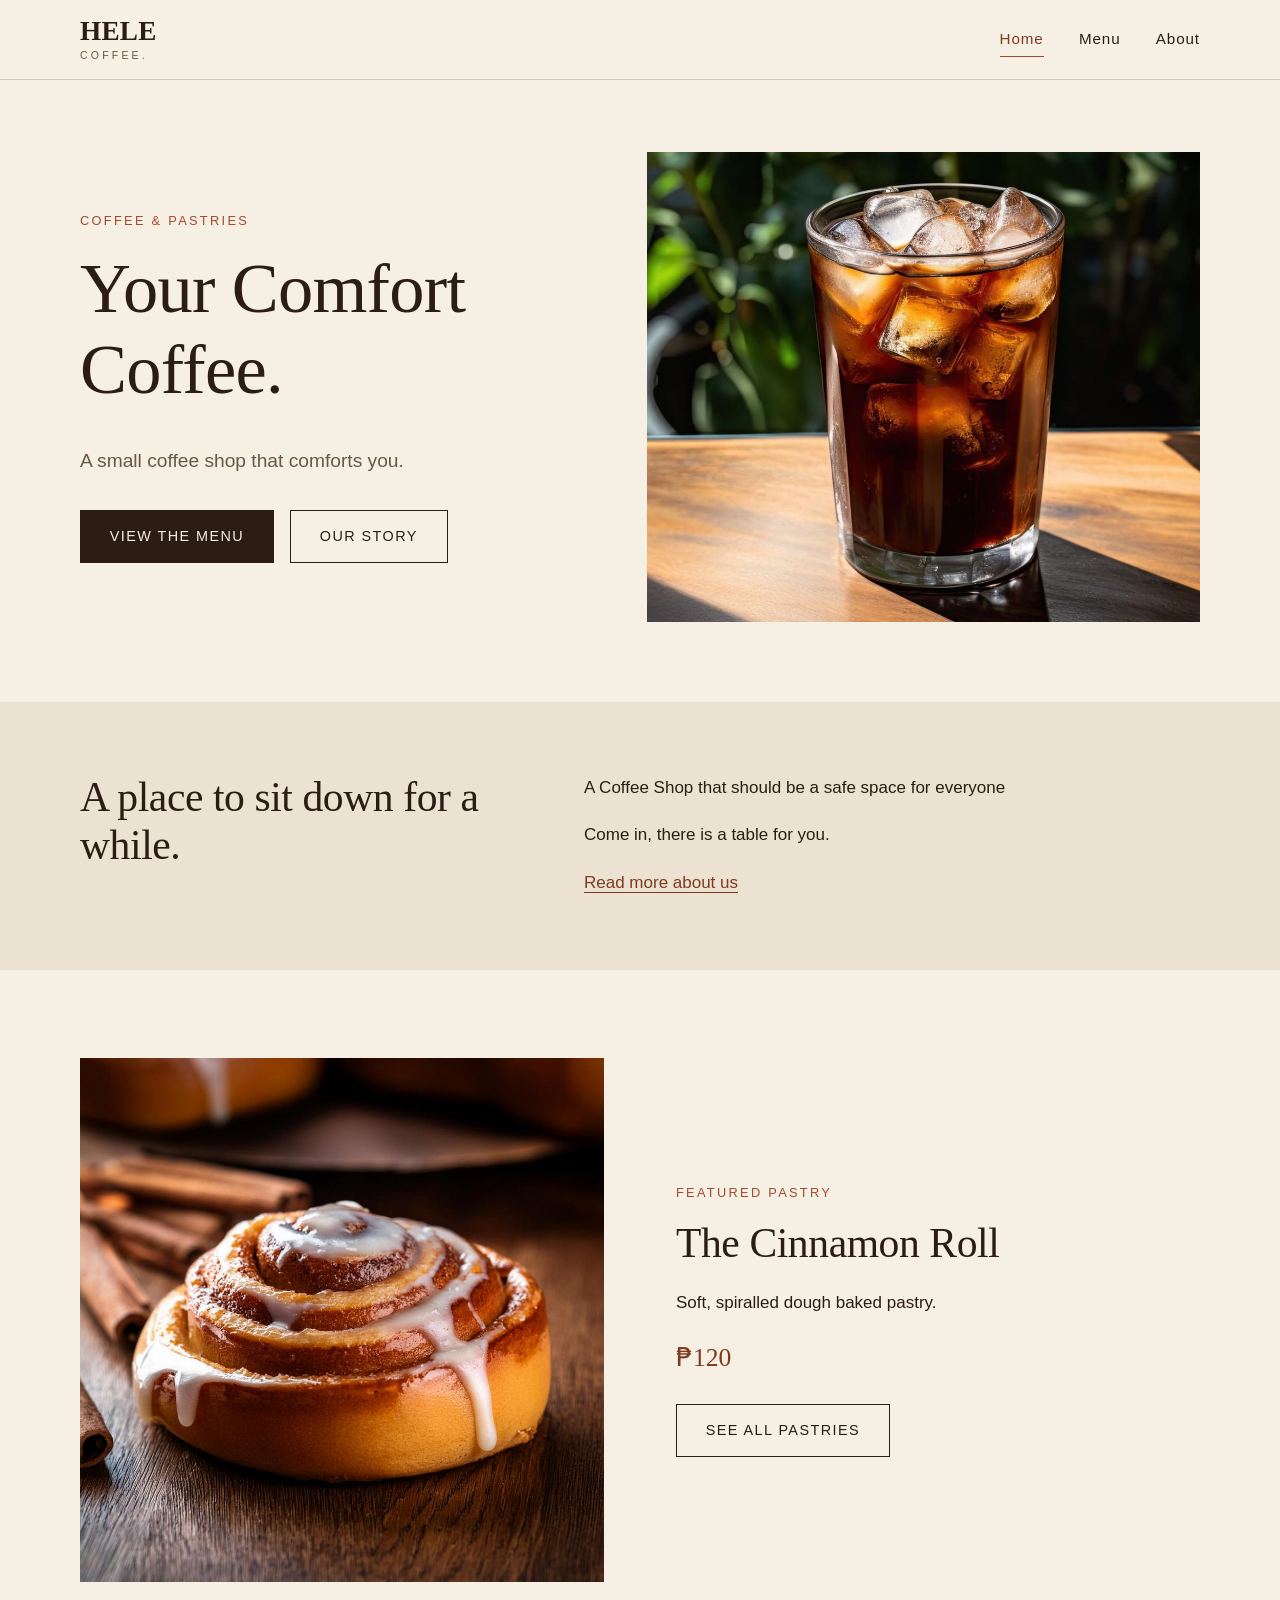
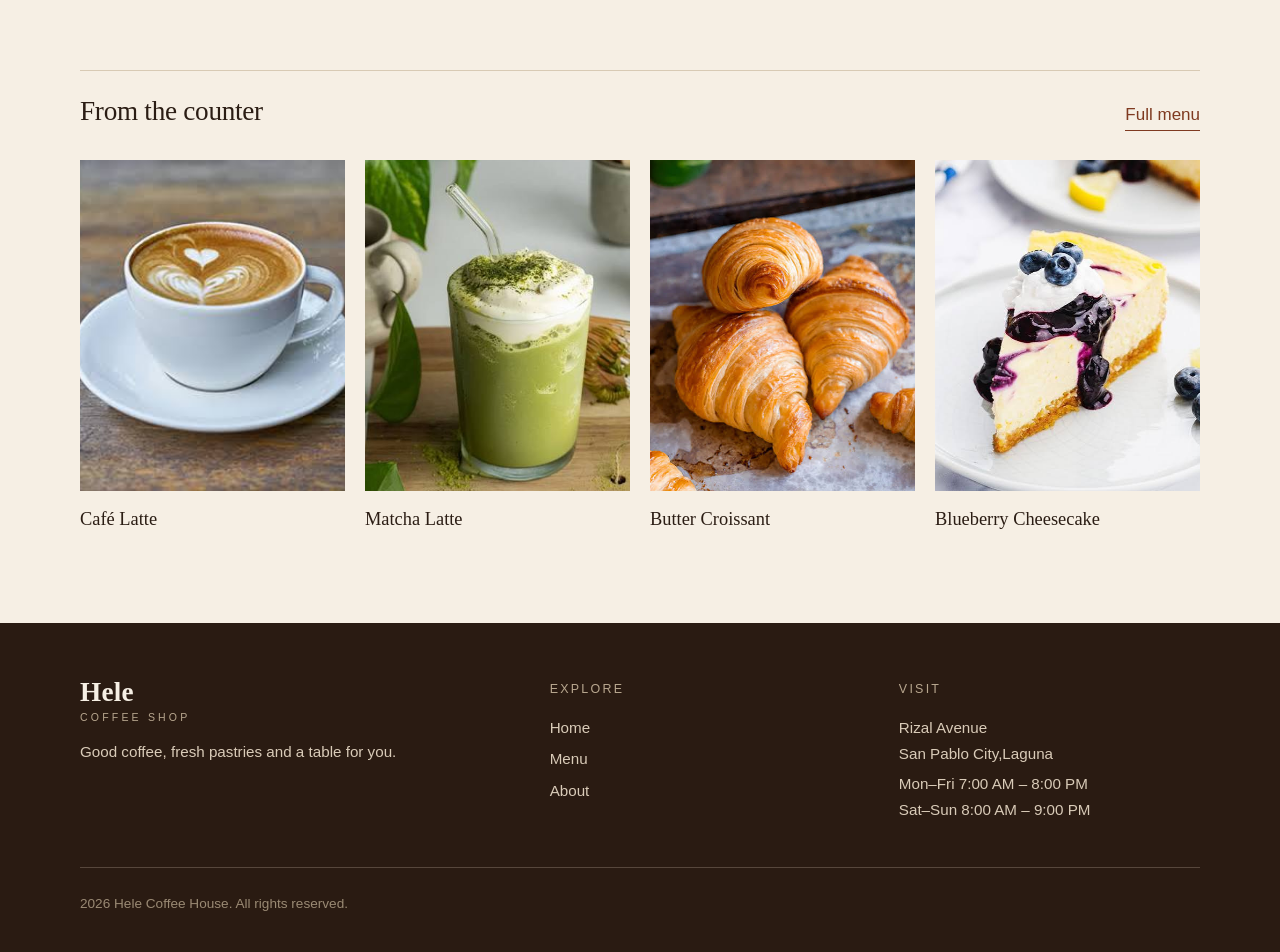
<file: index.html>
<!DOCTYPE html>
<html lang="en">
<head>
  <meta charset="UTF-8">
  <meta name="viewport" content="width=device-width, initial-scale=1">
  <title>Hele Coffee — Home</title>
  <meta name="description" content="Hele Coffee is a small neighborhood coffee shop serving espresso drinks, cold brew and fresh pastries.">
  <link rel="stylesheet" href="css/style.css">
</head>
<body>

  <header class="site-header">
    <div class="wrap">
      <a class="logo" href="index.html">HELE<span>Coffee.</span></a>
      <nav class="nav" aria-label="Main">
        <a href="index.html" aria-current="page">Home</a>
        <a href="menu.html">Menu</a>
        <a href="about.html">About</a>
      </nav>
    </div>
  </header>

  <main>
    <section class="hero">
      <div class="wrap">
        <div>
          <p class="eyebrow">Coffee & pastries</p>
          <h1>Your Comfort Coffee.</h1>
          <p class="lede">A small coffee shop that comforts you.</p>
          <div class="hero-actions">
            <a class="btn" href="menu.html">View the menu</a>
            <a class="btn ghost" href="about.html">Our story</a>
          </div>
        </div>
        <div class="hero-photo">
          <img src="images/cold-brew.jpg" alt="Iced Americano">
        </div>
      </div>
    </section>

    <section class="intro">
      <div class="wrap">
        <h2>A place to sit down for a while.</h2>
        <div>
          <p>A Coffee Shop that should be a safe space for everyone</p>
          <p>Come in, there is a table for you.</p>
          <p><a class="text-link" href="about.html">Read more about us</a></p>
        </div>
      </div>
    </section>

    <section class="featured">
      <div class="wrap">
        <div class="featured-photo">
          <img src="images/cinnamon-roll.jpg" alt="Cinnamon Roll">
        </div>
        <div>
          <p class="eyebrow">Featured pastry</p>
          <h2>The Cinnamon Roll</h2>
          <p>Soft, spiralled dough baked pastry.</p>
          <p class="price-line">₱120</p>
          <a class="btn ghost" href="menu.html#pastry">See all pastries</a>
        </div>
      </div>
    </section>

    <section class="strip">
      <div class="wrap">
        <div class="strip-head">
          <h2>From the counter</h2>
          <a class="text-link" href="menu.html">Full menu</a>
        </div>
        <div class="strip-grid">
          <a class="strip-item" href="menu.html#coffee">
            <div class="frame"><img src="images/cafe-latte.jpg"></div>
            <span>Café Latte</span>
          </a>
          <a class="strip-item" href="menu.html#coffee">
            <div class="frame"><img src="images/matcha-latte.jpg"></div>
            <span>Matcha Latte</span>
          </a>
          <a class="strip-item" href="menu.html#pastry">
            <div class="frame"><img src="images/croissants.jpg"></div>
            <span>Butter Croissant</span>
          </a>
          <a class="strip-item" href="menu.html#pastry">
            <div class="frame"><img src="images/cheesecake.jpg"></div>
            <span>Blueberry Cheesecake</span>
          </a>
        </div>
      </div>
    </section>
  </main>

  <footer class="site-footer">
    <div class="wrap">
      <div class="footer-grid">
        <div>
          <a class="logo" href="index.html">Hele<span>Coffee Shop</span></a>
          <p>Good coffee, fresh pastries and a table for you.</p>
        </div>
        <div>
          <h4>Explore</h4>
          <ul>
            <li><a href="index.html">Home</a></li>
            <li><a href="menu.html">Menu</a></li>
            <li><a href="about.html">About</a></li>
          </ul>
        </div>
        <div>
          <h4>Visit</h4>
          <p>Rizal Avenue <br>San Pablo City,Laguna</p>
          <p>Mon–Fri 7:00 AM – 8:00 PM<br>Sat–Sun 8:00 AM – 9:00 PM</p>
        </div>
      </div>
      <p class="copyright">2026 Hele Coffee House. All rights reserved.</p>
    </div>
  </footer>

</body>
</html>
</file>
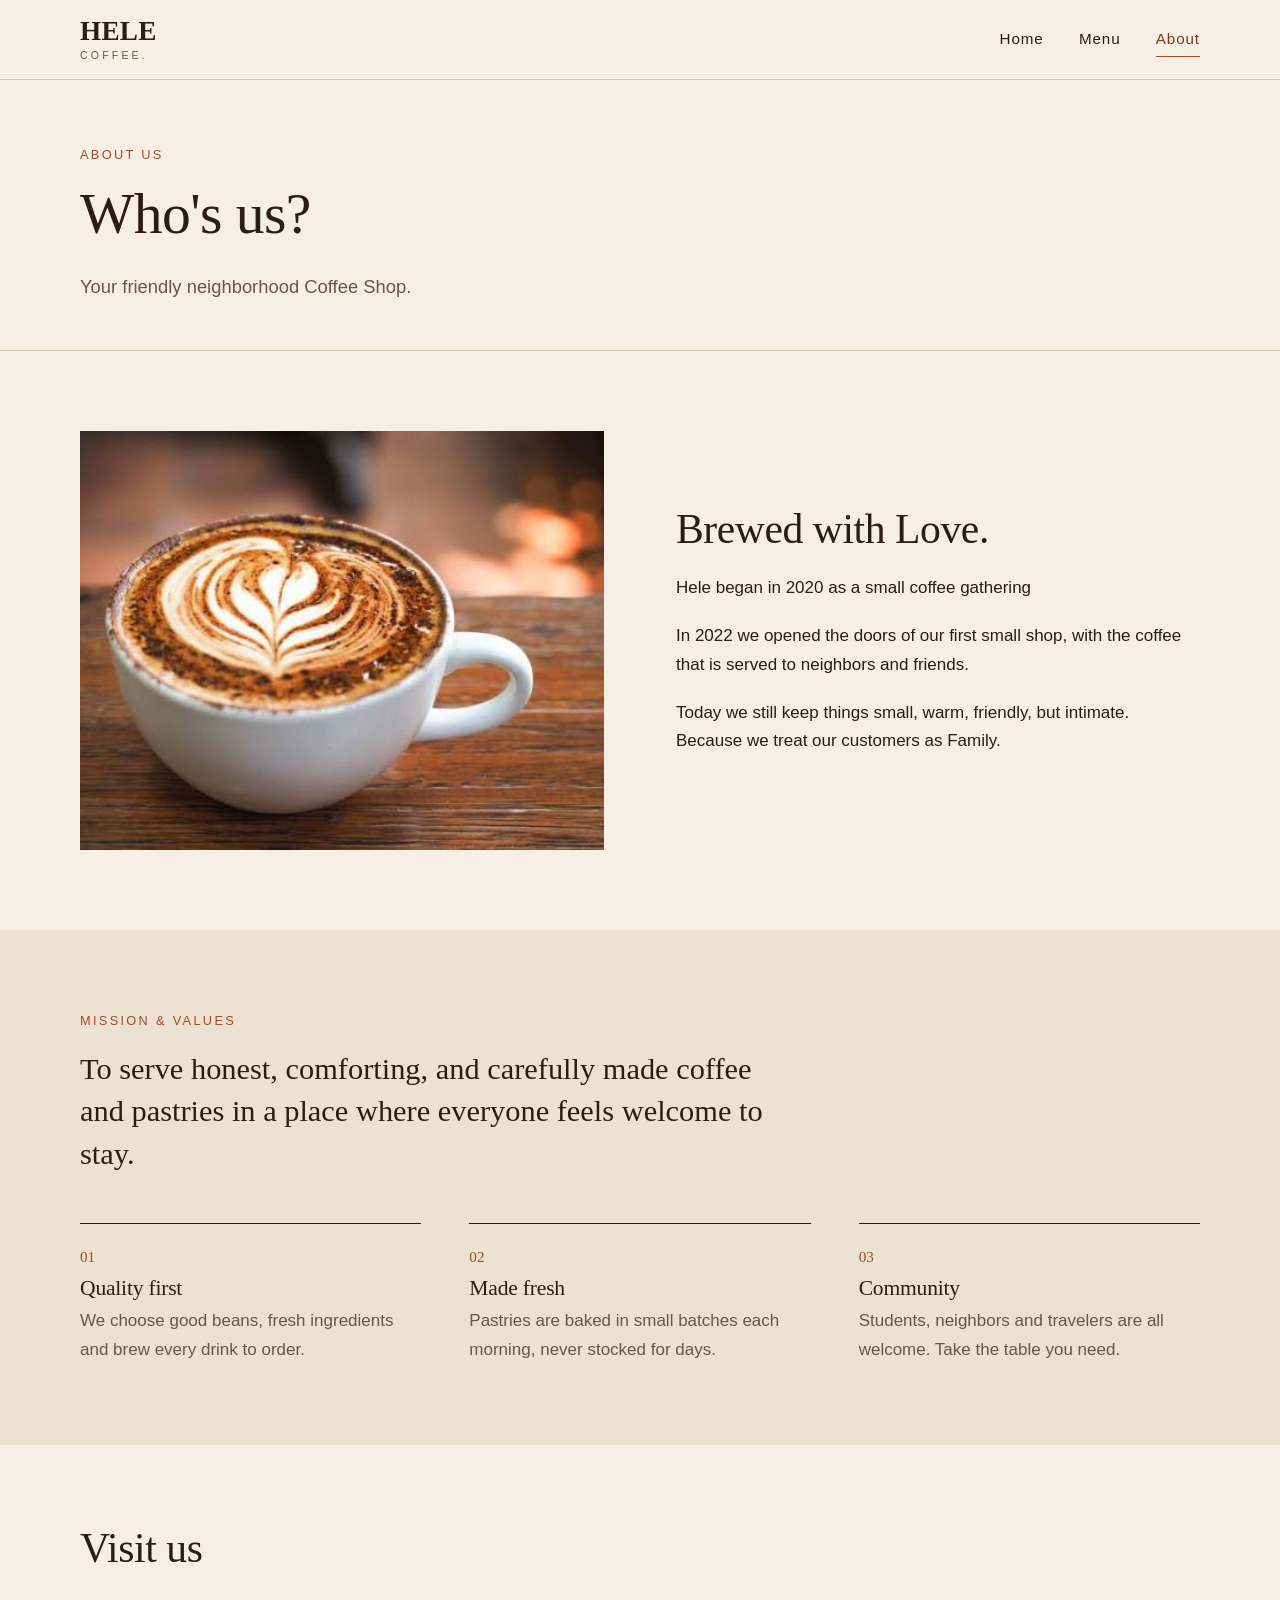
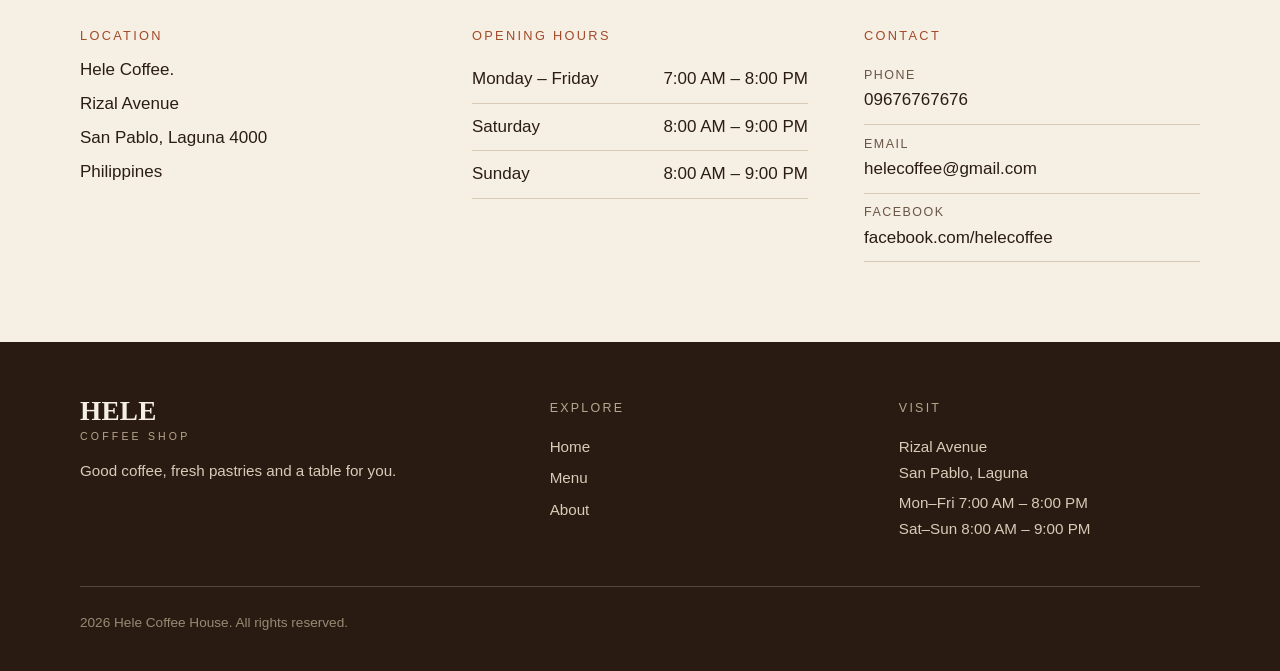
<file: about.html>
<!DOCTYPE html>
<html lang="en">
<head>
  <meta charset="UTF-8">
  <meta name="viewport" content="width=device-width, initial-scale=1">
  <title>About — Hele Coffee</title>
  <meta name="description" content="All about Hele Coffee.">
  <link rel="stylesheet" href="css/style.css">
</head>
<body>

  <header class="site-header">
    <div class="wrap">
      <a class="logo" href="index.html">HELE<span>Coffee.</span></a>
      <nav class="nav" aria-label="Main">
        <a href="index.html">Home</a>
        <a href="menu.html">Menu</a>
        <a href="about.html" aria-current="page">About</a>
      </nav>
    </div>
  </header>

  <main>
    <section class="page-head">
      <div class="wrap">
        <p class="eyebrow">About us</p>
        <h1>Who's us?</h1>
        <p>Your friendly neighborhood Coffee Shop.</p>
      </div>
    </section>

    <section class="about-story">
      <div class="wrap">
        <div class="about-photo">
          <img src="images/mocha.jpg" alt="~ Mocha Latte Art">
        </div>
        <div>
          <h2>Brewed with Love.</h2>
          <p>Hele began in 2020 as a small coffee gathering</p>
          <p>In 2022 we opened the doors of our first small shop, with the coffee that is served to neighbors and friends.</p>
          <p>Today we still keep things small, warm, friendly, but intimate. Because we treat our customers as Family.</p>
        </div>
      </div>
    </section>

    <section class="values">
      <div class="wrap">
        <p class="eyebrow">Mission & values</p>
        <p class="mission">To serve honest, comforting, and carefully made coffee and pastries in a place where everyone feels welcome to stay.</p>
        <ul class="value-list">
          <li>
            <span class="num">01</span>
            <h3>Quality first</h3>
            <p>We choose good beans, fresh ingredients and brew every drink to order.</p>
          </li>
          <li>
            <span class="num">02</span>
            <h3>Made fresh</h3>
            <p>Pastries are baked in small batches each morning, never stocked for days.</p>
          </li>
          <li>
            <span class="num">03</span>
            <h3>Community</h3>
            <p>Students, neighbors and travelers are all welcome. Take the table you need.</p>
          </li>
        </ul>
      </div>
    </section>

    <section class="visit" id="visit">
      <div class="wrap">
        <h2>Visit us</h2>
        <div>
          <h3>Location</h3>
          <address>
            <p>Hele Coffee.</p>
            <p>Rizal Avenue</p>
            <p>San Pablo, Laguna 4000</p>
            <p>Philippines</p>
          </address>
        </div>
        <div>
          <h3>Opening hours</h3>
          <table class="hours">
            <tbody>
              <tr><th scope="row">Monday – Friday</th><td>7:00 AM – 8:00 PM</td></tr>
              <tr><th scope="row">Saturday</th><td>8:00 AM – 9:00 PM</td></tr>
              <tr><th scope="row">Sunday</th><td>8:00 AM – 9:00 PM</td></tr>
            </tbody>
          </table>
        </div>
        <div>
          <h3>Contact</h3>
          <ul class="contact-list">
            <li><small>Phone</small>09676767676</a></li>
            <li><small>Email</small>helecoffee@gmail.com</a></li>
            <li><small>Facebook</small>facebook.com/helecoffee</li>
          </ul>
        </div>
      </div>
    </section>
  </main>

  <footer class="site-footer">
    <div class="wrap">
      <div class="footer-grid">
        <div>
          <a class="logo" href="index.html">HELE<span>Coffee Shop</span></a>
          <p>Good coffee, fresh pastries and a table for you.</p>
        </div>
        <div>
          <h4>Explore</h4>
          <ul>
            <li><a href="index.html">Home</a></li>
            <li><a href="menu.html">Menu</a></li>
            <li><a href="about.html">About</a></li>
          </ul>
        </div>
        <div>
          <h4>Visit</h4>
          <p>Rizal Avenue<br>San Pablo, Laguna</p>
          <p>Mon–Fri 7:00 AM – 8:00 PM<br>Sat–Sun 8:00 AM – 9:00 PM</p>
        </div>
      </div>
      <p class="copyright">2026 Hele Coffee House. All rights reserved.</p>
    </div>
  </footer>

</body>
</html>
</file>
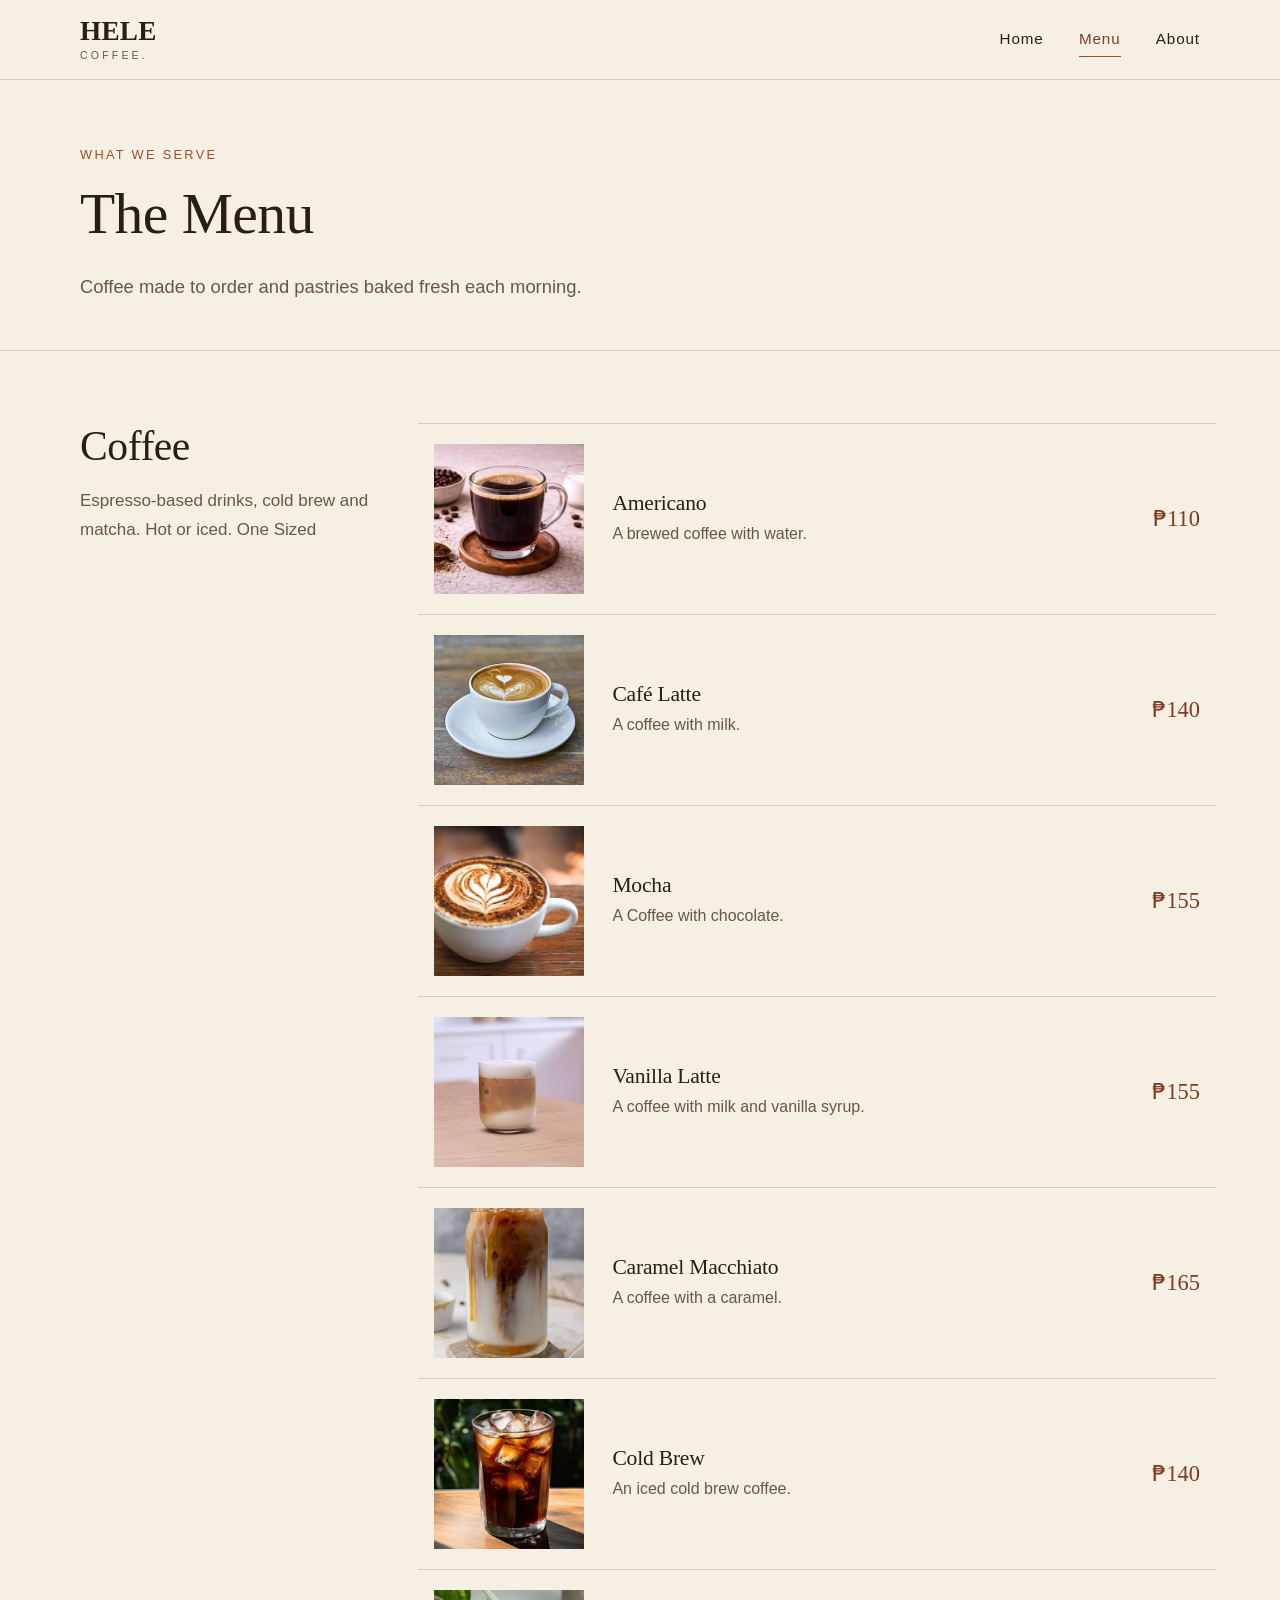
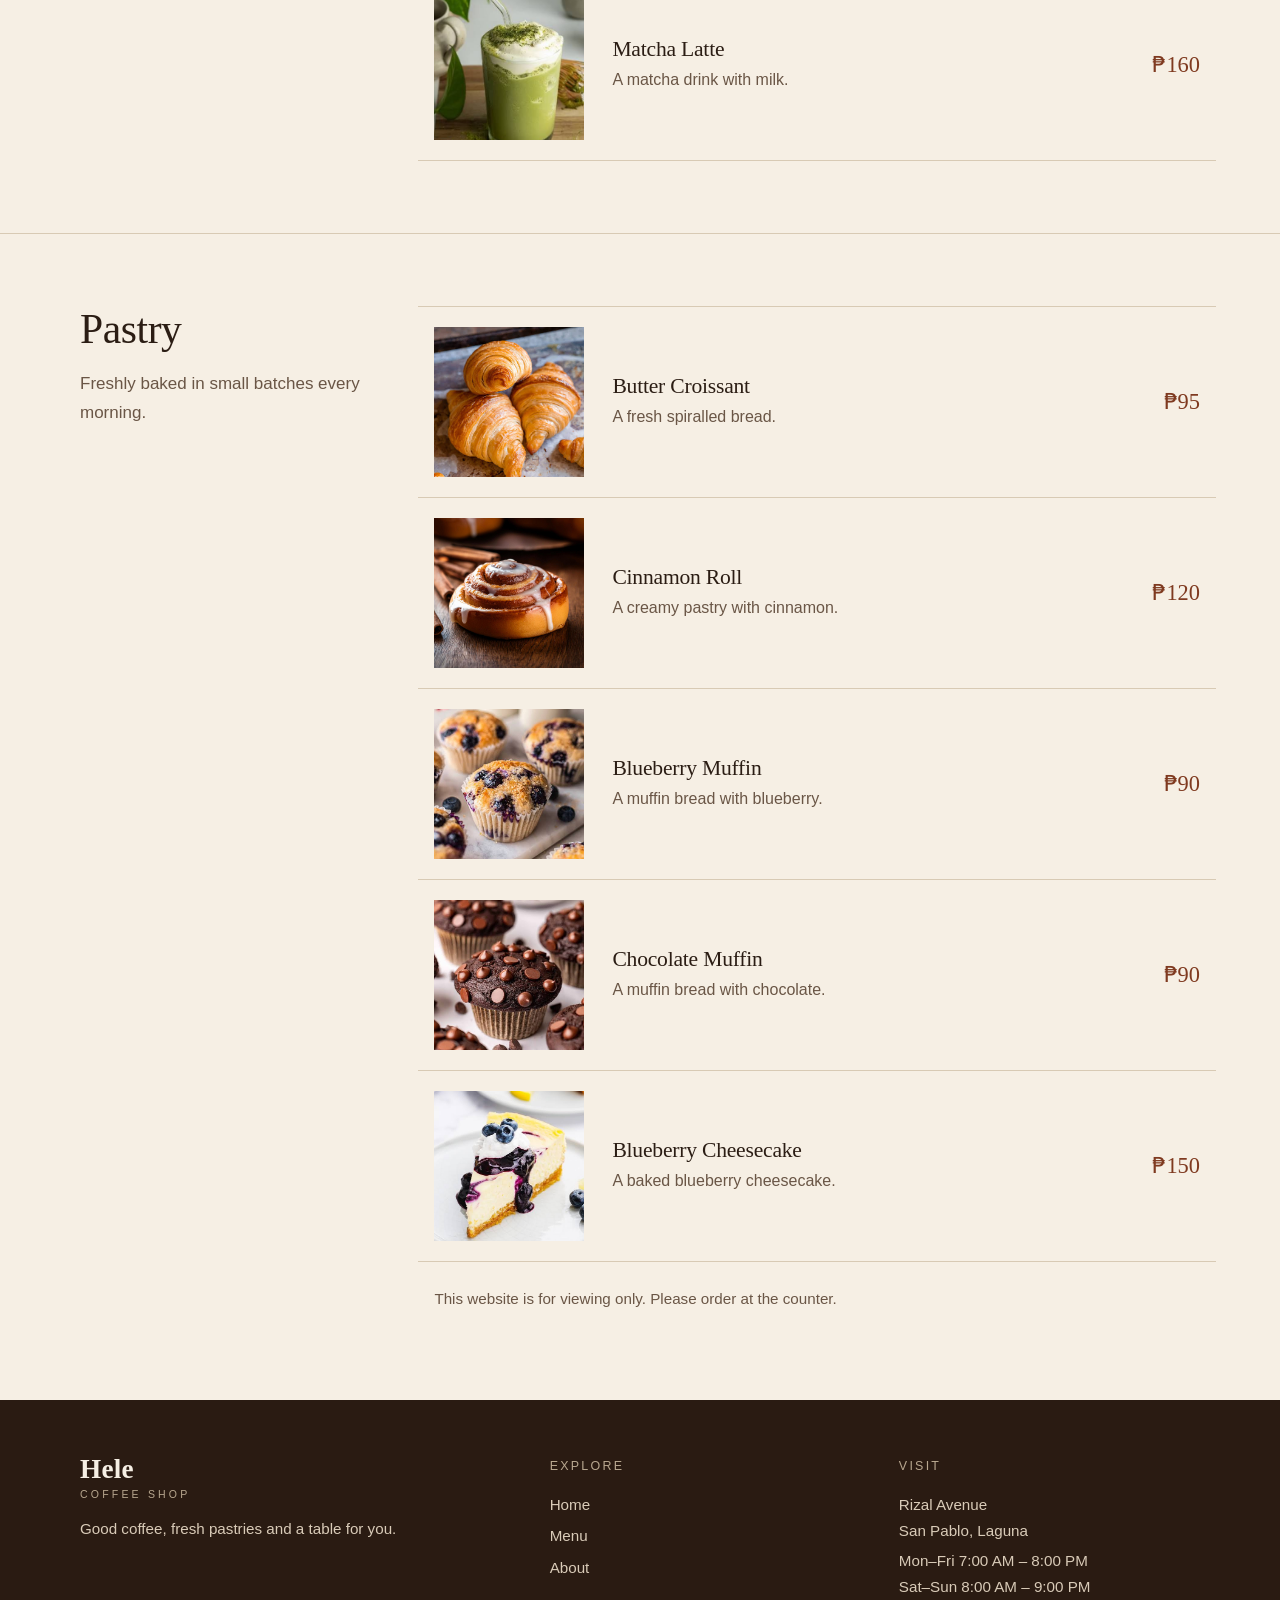
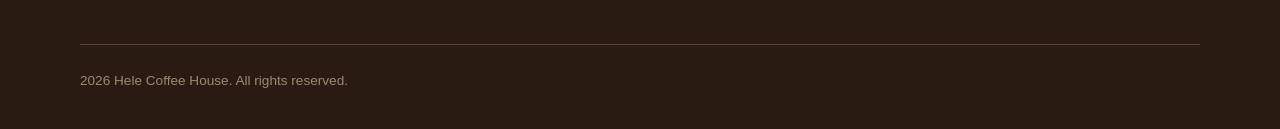
<file: menu.html>
<!DOCTYPE html>
<html lang="en">
<head>
  <meta charset="UTF-8">
  <meta name="viewport" content="width=device-width, initial-scale=1">
  <title>Menu — Hele Coffee</title>
  <meta name="description" content="The Hele Coffee menu: espresso drinks, iced coffee, matcha and fresh pastries.">
  <link rel="stylesheet" href="css/style.css">
</head>
<body>

  <header class="site-header">
    <div class="wrap">
      <a class="logo" href="index.html">HELE<span>Coffee.</span></a>
      <nav class="nav" aria-label="Main">
        <a href="index.html">Home</a>
        <a href="menu.html" aria-current="page">Menu</a>
        <a href="about.html">About</a>
      </nav>
    </div>
  </header>

  <main>
    <section class="page-head">
      <div class="wrap">
        <p class="eyebrow">What we serve</p>
        <h1>The Menu</h1>
        <p>Coffee made to order and pastries baked fresh each morning.</p>
      </div>
    </section>

    <section class="menu-section" id="coffee">
      <div class="wrap">
        <div class="menu-intro">
          <h2>Coffee</h2>
          <p>Espresso-based drinks, cold brew and matcha. Hot or iced. One Sized</p>
        </div>
        <div>
          <ul class="menu-list">
            <li class="menu-item">
              <div class="thumb"><img src="images/americano.jpg"></div>
              <div>
                <h3>Americano</h3>
                <p>A brewed coffee with water.</p>
              </div>
              <span class="price">₱110</span>
            </li>
            <li class="menu-item">
              <div class="thumb"><img src="images/cafe-latte.jpg" ></div>
              <div>
                <h3>Café Latte</h3>
                <p>A coffee with milk.</p>
              </div>
              <span class="price">₱140</span>
            </li>
            <li class="menu-item">
              <div class="thumb"><img src="images/mocha.jpg" ></div>
              <div>
                <h3>Mocha</h3>
                <p>A Coffee with chocolate.</p>
              </div>
              <span class="price">₱155</span>
            </li>
            <li class="menu-item">
              <div class="thumb"><img src="images/vanilla-latte.jpg" ></div>
              <div>
                <h3>Vanilla Latte</h3>
                <p>A coffee with milk and vanilla syrup.</p>
              </div>
              <span class="price">₱155</span>
            </li>
            <li class="menu-item">
              <div class="thumb"><img src="images/caramel-macchiato.jpg" ></div>
              <div>
                <h3>Caramel Macchiato</h3>
                <p>A coffee with a caramel.</p>
              </div>
              <span class="price">₱165</span>
            </li>
            <li class="menu-item">
              <div class="thumb"><img src="images/cold-brew.jpg" ></div>
              <div>
                <h3>Cold Brew</h3>
                <p>An iced cold brew coffee.</p>
              </div>
              <span class="price">₱140</span>
            </li>
            <li class="menu-item">
              <div class="thumb"><img src="images/matcha-latte.jpg" ></div>
              <div>
                <h3>Matcha Latte</h3>
                <p>A matcha drink with milk.</p>
              </div>
              <span class="price">₱160</span>
            </li>
          </ul>
        </div>
      </div>
    </section>

    <section class="menu-section" id="pastry">
      <div class="wrap">
        <div class="menu-intro">
          <h2>Pastry</h2>
          <p>Freshly baked in small batches every morning.</p>
        </div>
        <div>
          <ul class="menu-list">
            <li class="menu-item">
              <div class="thumb"><img src="images/croissants.jpg" ></div>
              <div>
                <h3>Butter Croissant</h3>
                <p>A fresh spiralled bread.</p>
              </div>
              <span class="price">₱95</span>
            </li>
            <li class="menu-item">
              <div class="thumb"><img src="images/cinnamon-roll.jpg" ></div>
              <div>
                <h3>Cinnamon Roll</h3>
                <p>A creamy pastry with cinnamon.</p>
              </div>
              <span class="price">₱120</span>
            </li>
            <li class="menu-item">
              <div class="thumb"><img src="images/blueberry-muffin.jpg" ></div>
              <div>
                <h3>Blueberry Muffin</h3>
                <p>A muffin bread with blueberry.</p>
              </div>
              <span class="price">₱90</span>
            </li>
            <li class="menu-item">
              <div class="thumb"><img src="images/chocolate-muffin.jpg" ></div>
              <div>
                <h3>Chocolate Muffin</h3>
                <p>A muffin bread with chocolate.</p>
              </div>
              <span class="price">₱90</span>
            </li>
            <li class="menu-item">
              <div class="thumb"><img src="images/cheesecake.jpg"></div>
              <div>
                <h3>Blueberry Cheesecake</h3>
                <p>A baked blueberry cheesecake.</p>
              </div>
              <span class="price">₱150</span>
            </li>
          </ul>
          <p class="menu-note">This website is for viewing only. Please order at the counter.</p>
        </div>
      </div>
    </section>
  </main>

  <footer class="site-footer">
    <div class="wrap">
      <div class="footer-grid">
        <div>
          <a class="logo" href="index.html">Hele<span>Coffee Shop</span></a>
          <p>Good coffee, fresh pastries and a table for you.</p>
        </div>
        <div>
          <h4>Explore</h4>
          <ul>
            <li><a href="index.html">Home</a></li>
            <li><a href="menu.html">Menu</a></li>
            <li><a href="about.html">About</a></li>
          </ul>
        </div>
        <div>
          <h4>Visit</h4>
          <p>Rizal Avenue<br>San Pablo, Laguna</p>
          <p>Mon–Fri 7:00 AM – 8:00 PM<br>Sat–Sun 8:00 AM – 9:00 PM</p>
        </div>
      </div>
      <p class="copyright">2026 Hele Coffee House. All rights reserved.</p>
    </div>
  </footer>

</body>
</html>
</file>
<file: css/style.css>
:root {
  --paper: #f6efe4;
  --paper-deep: #ece2d1;
  --ink: #2b1d14;
  --ink-soft: #6a5646;
  --espresso: #2a1b12;
  --accent: #a24b2a;
  --accent-dark: #7f3a20;
  --line: #d8cab4;
  --serif: "Newsreader", Georgia, "Times New Roman", serif;
  --sans: "Karla", "Helvetica Neue", Arial, sans-serif;
  --wrap: 1120px;
}



html { scroll-behavior: smooth; }

body {
  margin: 0;
  background: var(--paper);
  color: var(--ink);
  font-family: var(--sans);
  font-size: 1.0625rem;
  line-height: 1.7;
  -webkit-font-smoothing: antialiased;
}

img { display: block; max-width: 100%; }

a { color: inherit; }

h1, h2, h3 {
  font-family: var(--serif);
  font-weight: 500;
  line-height: 1.15;
  margin: 0 0 0.5em;
  letter-spacing: -0.01em;
}

h1 { font-size: clamp(2.6rem, 6vw, 4.4rem); }
h2 { font-size: clamp(1.9rem, 3.4vw, 2.6rem); }
h3 { font-size: 1.35rem; }

p { margin: 0 0 1.1em; }

.wrap {
  width: min(var(--wrap), 100% - 3rem);
  margin-inline: auto;
}

.eyebrow {
  font-size: 0.8rem;
  letter-spacing: 0.18em;
  text-transform: uppercase;
  color: var(--accent);
  margin: 0 0 1rem;
}



.site-header {
  border-bottom: 1px solid var(--line);
  background: var(--paper);
  position: sticky;
  top: 0;
  z-index: 10;
}

.site-header .wrap {
  display: flex;
  align-items: center;
  justify-content: space-between;
  padding-block: 1.1rem;
  gap: 1.5rem;
}

.logo {
  font-family: var(--serif);
  font-size: 1.7rem;
  font-weight: 600;
  letter-spacing: 0.01em;
  text-decoration: none;
  line-height: 1;
}

.logo span {
  display: block;
  font-family: var(--sans);
  font-size: 0.66rem;
  font-weight: 400;
  letter-spacing: 0.3em;
  text-transform: uppercase;
  color: var(--ink-soft);
  margin-top: 0.35rem;
}

.nav { display: flex; gap: 2.2rem; }

.nav a {
  text-decoration: none;
  font-size: 0.95rem;
  letter-spacing: 0.06em;
  padding: 0.3rem 0;
  background: linear-gradient(var(--accent), var(--accent)) left bottom / 0 1px no-repeat;
  transition: background-size 0.3s ease, color 0.2s ease;
}

.nav a:hover,
.nav a:focus-visible { background-size: 100% 1px; color: var(--accent-dark); }

.nav a[aria-current="page"] { background-size: 100% 1px; color: var(--accent-dark); }




.btn {
  display: inline-block;
  padding: 0.85rem 1.8rem;
  border: 1px solid var(--ink);
  background: var(--ink);
  color: var(--paper);
  text-decoration: none;
  font-size: 0.9rem;
  letter-spacing: 0.1em;
  text-transform: uppercase;
  transition: background 0.25s ease, color 0.25s ease, border-color 0.25s ease;
}

.btn:hover,
.btn:focus-visible { background: transparent; color: var(--ink); }

.btn.ghost { background: transparent; color: var(--ink); }
.btn.ghost:hover,
.btn.ghost:focus-visible { background: var(--ink); color: var(--paper); }

.text-link {
  color: var(--accent-dark);
  text-decoration: none;
  border-bottom: 1px solid currentColor;
  transition: color 0.2s ease;
}
.text-link:hover { color: var(--ink); }





.hero { padding-block: 4.5rem 5rem; }

.hero .wrap {
  display: grid;
  grid-template-columns: 1fr 1.1fr;
  gap: 4rem;
  align-items: center;
}

.hero .lede {
  font-size: 1.2rem;
  color: var(--ink-soft);
  max-width: 30rem;
  margin-bottom: 2rem;
}

.hero-actions { display: flex; gap: 1rem; flex-wrap: wrap; }

.hero-photo { overflow: hidden; }
.hero-photo img {
  width: 100%;
  aspect-ratio: 4 / 3.4;
  object-fit: cover;
  transition: transform 0.8s ease;
}
.hero-photo:hover img { transform: scale(1.04); }




.intro {
  background: var(--paper-deep);
  padding-block: 4.5rem;
}

.intro .wrap {
  display: grid;
  grid-template-columns: 1fr 1.4fr;
  gap: 4rem;
  align-items: start;
}

.intro h2 { margin: 0; }

.intro p:last-child { margin-bottom: 0; }







.featured { padding-block: 5.5rem; }

.featured .wrap {
  display: grid;
  grid-template-columns: 1fr 1fr;
  gap: 4.5rem;
  align-items: center;
}

.featured-photo { overflow: hidden; }
.featured-photo img {
  width: 100%;
  aspect-ratio: 1 / 1;
  object-fit: cover;
  transition: transform 0.8s ease;
}
.featured-photo:hover img { transform: scale(1.04); }

.price-line {
  font-family: var(--serif);
  font-size: 1.6rem;
  color: var(--accent-dark);
  margin-bottom: 1.5rem;
}







.strip { padding-bottom: 5.5rem; }

.strip-head {
  display: flex;
  justify-content: space-between;
  align-items: baseline;
  border-top: 1px solid var(--line);
  padding-top: 1.6rem;
  margin-bottom: 1.8rem;
}
.strip-head h2 { margin: 0; font-size: 1.7rem; }

.strip-grid {
  display: grid;
  grid-template-columns: repeat(4, 1fr);
  gap: 1.25rem;
}

.strip-item { text-decoration: none; }
.strip-item .frame { overflow: hidden; margin-bottom: 0.8rem; }
.strip-item img {
  width: 100%;
  aspect-ratio: 4 / 5;
  object-fit: cover;
  transition: transform 0.6s ease;
}
.strip-item:hover img { transform: scale(1.06); }
.strip-item span {
  font-family: var(--serif);
  font-size: 1.15rem;
  transition: color 0.2s ease;
}
.strip-item:hover span { color: var(--accent-dark); }







.page-head {
  padding-block: 4rem 3rem;
  border-bottom: 1px solid var(--line);
}
.page-head h1 { font-size: clamp(2.4rem, 5vw, 3.6rem); margin-bottom: 0.4em; }
.page-head p:not(.eyebrow) { max-width: 36rem; color: var(--ink-soft); margin: 0; font-size: 1.15rem; }








.menu-section { padding-block: 4.5rem; }
.menu-section + .menu-section { border-top: 1px solid var(--line); }

.menu-section .wrap {
  display: grid;
  grid-template-columns: 0.55fr 1.45fr;
  gap: 4rem;
  align-items: start;
}

.menu-intro { position: sticky; top: 7rem; }
.menu-intro h2 { margin-bottom: 0.4em; }
.menu-intro p { color: var(--ink-soft); }

.menu-list { list-style: none; margin: 0; padding: 0; }

.menu-item {
  display: grid;
  grid-template-columns: 150px 1fr auto;
  gap: 1.75rem;
  align-items: center;
  padding: 1.25rem 1rem;
  margin-inline: -1rem;
  border-bottom: 1px solid var(--line);
  transition: background 0.25s ease;
}
.menu-item:first-child { border-top: 1px solid var(--line); }
.menu-item:hover { background: var(--paper-deep); }

.menu-item .thumb { overflow: hidden; }
.menu-item img {
  width: 150px;
  height: 150px;
  object-fit: cover;
  transition: transform 0.5s ease;
}
.menu-item:hover img { transform: scale(1.08); }

.menu-item h3 { margin: 0 0 0.25em; }
.menu-item p { margin: 0; color: var(--ink-soft); font-size: 1rem; line-height: 1.55; }

.menu-item .price {
  font-family: var(--serif);
  font-size: 1.4rem;
  color: var(--accent-dark);
  white-space: nowrap;
  align-self: center;
}

.menu-note {
  margin-top: 1.5rem;
  font-size: 0.95rem;
  color: var(--ink-soft);
}





.about-story { padding-block: 5rem; }

.about-story .wrap {
  display: grid;
  grid-template-columns: 1fr 1fr;
  gap: 4.5rem;
  align-items: center;
}

.about-photo { overflow: hidden; }
.about-photo img {
  width: 100%;
  aspect-ratio: 5 / 4;
  object-fit: cover;
  transition: transform 0.8s ease;
}
.about-photo:hover img { transform: scale(1.04); }

.values { background: var(--paper-deep); padding-block: 5rem; }
.values h2 { margin-bottom: 0.2em; }
.values .mission {
  font-family: var(--serif);
  font-size: clamp(1.4rem, 2.4vw, 1.9rem);
  line-height: 1.4;
  max-width: 44rem;
  margin: 0 0 3rem;
}

.value-list {
  list-style: none;
  margin: 0;
  padding: 0;
  display: grid;
  grid-template-columns: repeat(3, 1fr);
  gap: 3rem;
}
.value-list li { border-top: 1px solid var(--ink); padding-top: 1.2rem; }
.value-list .num {
  font-family: var(--serif);
  font-size: 0.95rem;
  color: var(--accent);
  display: block;
  margin-bottom: 0.4rem;
}
.value-list h3 { margin-bottom: 0.3em; }
.value-list p { margin: 0; color: var(--ink-soft); }

.visit { padding-block: 5rem; }

.visit .wrap {
  display: grid;
  grid-template-columns: 1fr 1fr 1fr;
  gap: 3.5rem;
}

.visit h2 { grid-column: 1 / -1; margin-bottom: 0; }
.visit h3 {
  font-family: var(--sans);
  font-size: 0.8rem;
  font-weight: 400;
  letter-spacing: 0.18em;
  text-transform: uppercase;
  color: var(--accent);
  margin-bottom: 0.8rem;
}
.visit address { font-style: normal; }
.visit p { margin: 0 0 0.3em; }

.hours { width: 100%; border-collapse: collapse; }
.hours th, .hours td {
  text-align: left;
  font-weight: 400;
  padding: 0.55rem 0;
  border-bottom: 1px solid var(--line);
}
.hours td { text-align: right; }

.contact-list { list-style: none; margin: 0; padding: 0; }
.contact-list li { padding: 0.55rem 0; border-bottom: 1px solid var(--line); }
.contact-list small {
  display: block;
  font-size: 0.78rem;
  letter-spacing: 0.12em;
  text-transform: uppercase;
  color: var(--ink-soft);
}
.contact-list a { text-decoration: none; transition: color 0.2s ease; }
.contact-list a:hover { color: var(--accent-dark); }








.site-footer {
  background: var(--espresso);
  color: #d9cbb8;
  padding-block: 3.5rem 2rem;
  font-size: 0.95rem;
}

.footer-grid {
  display: grid;
  grid-template-columns: 1.4fr 1fr 1fr;
  gap: 3rem;
  padding-bottom: 2.5rem;
  border-bottom: 1px solid rgba(217, 203, 184, 0.25);
}

.site-footer .logo { color: #f6efe4; display: inline-block; margin-bottom: 1rem; }
.site-footer .logo span { color: #b8a78f; }
.site-footer h4 {
  margin: 0 0 0.9rem;
  font-size: 0.78rem;
  font-weight: 400;
  letter-spacing: 0.18em;
  text-transform: uppercase;
  color: #b8a78f;
}
.site-footer p { margin: 0 0 0.3em; }
.site-footer ul { list-style: none; margin: 0; padding: 0; }
.site-footer li { margin-bottom: 0.35rem; }
.site-footer a { text-decoration: none; transition: color 0.2s ease; }
.site-footer a:hover { color: #fff; text-decoration: underline; text-underline-offset: 4px; }

.copyright {
  padding-top: 1.5rem;
  font-size: 0.85rem;
  color: #9a8a74;
}
</file>
